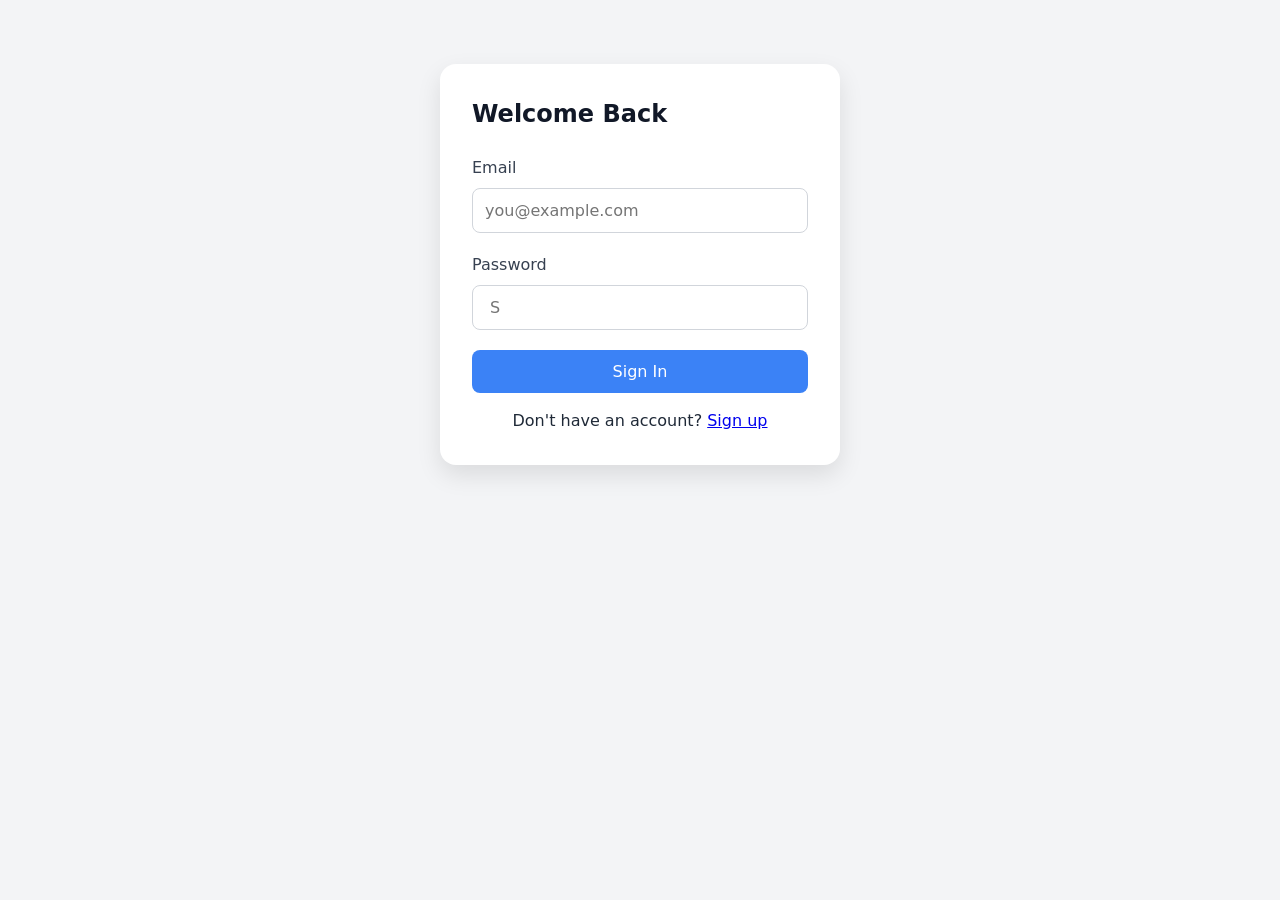
<file: src/main/webapp/index.html>
<!DOCTYPE html>
<html lang="en">
<head>
    <meta charset="UTF-8">
    <meta name="viewport" content="width=device-width, initial-scale=1.0">
    <title>Login - Note App</title>
    <link rel="stylesheet" href="css/style.css">
</head>
<body>
    <div class="auth-card">
        <h2>Welcome Back</h2>
        <form id="loginForm">
            <div class="form-group">
                <label for="email">Email</label>
                <input type="email" id="email" required placeholder="you@example.com">
            </div>
            <div class="form-group">
                <label for="password">Password</label>
                <input type="password" id="password" required placeholder=" S">
            </div>
            <button type="submit" class="btn btn-block">Sign In</button>
        </form>
        <p class="text-center mt-4">
            Don't have an account? <a href="signup.html">Sign up</a>
        </p>
    </div>
    <script src="js/login.js"></script>
</body>
</html>
</file>
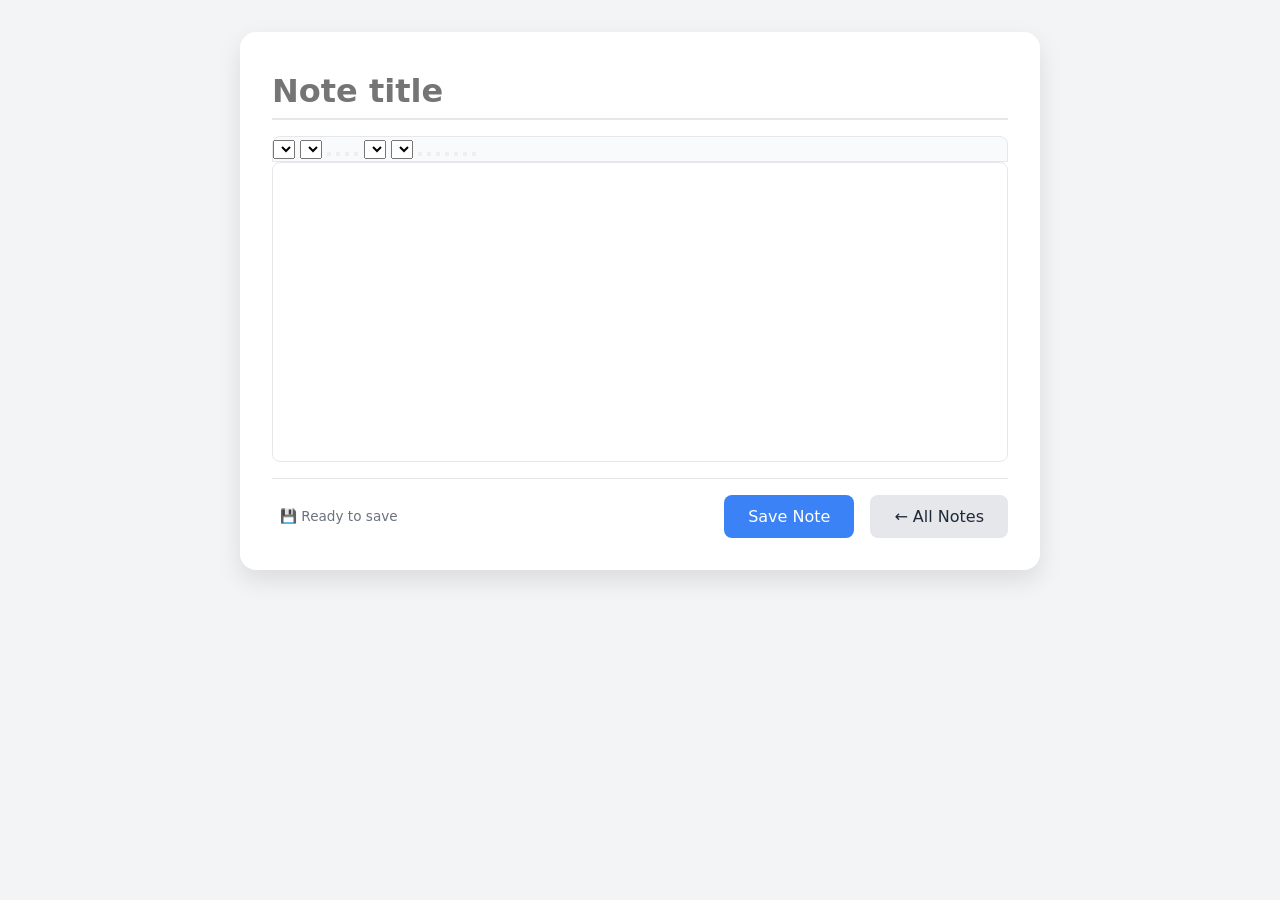
<file: src/main/webapp/editor.html>
<!DOCTYPE html>
<html lang="en">
<head>
    <meta charset="UTF-8">
    <meta name="viewport" content="width=device-width, initial-scale=1.0">
    <title>Edit Note</title>
    <link rel="stylesheet" href="css/style.css">
    <!-- Add Quill editor CSS -->
    <link href="https://cdn.quilljs.com/1.3.6/quill.snow.css" rel="stylesheet">
</head>
<body>
    <div class="editor-container">
        <input type="text" id="noteTitle" class="editor-title" placeholder="Note title">
        
        <!-- Rich text editor toolbar -->
        <div id="toolbar">
            <span class="ql-formats">
                <select class="ql-font"></select>
                <select class="ql-size"></select>
            </span>
            <span class="ql-formats">
                <button class="ql-bold"></button>
                <button class="ql-italic"></button>
                <button class="ql-underline"></button>
                <button class="ql-strike"></button>
            </span>
            <span class="ql-formats">
                <select class="ql-color"></select>
                <select class="ql-background"></select>
            </span>
            <span class="ql-formats">
                <button class="ql-list" value="ordered"></button>
                <button class="ql-list" value="bullet"></button>
                <button class="ql-indent" value="-1"></button>
                <button class="ql-indent" value="+1"></button>
            </span>
            <span class="ql-formats">
                <button class="ql-link"></button>
                <button class="ql-image"></button>
                <button class="ql-code-block"></button>
            </span>
        </div>
        
        <!-- Editor container -->
        <div id="editor" class="rich-editor"></div>
        
        <div class="status-bar">
            <div class="save-status" id="saveStatus">💾 Ready to save</div>
            <div class="tag-container" id="tagContainer"></div>
            <div class="editor-actions">
                <button class="btn btn-primary" id="saveBtn">Save Note</button>
                <button class="btn btn-secondary" id="backBtn">← All Notes</button>
            </div>
        </div>
    </div>
    
    <!-- Add Quill editor JS -->
    <script src="https://cdn.quilljs.com/1.3.6/quill.js"></script>
    <script src="js/editor-rich.js"></script>
</body>
</html>
</file>
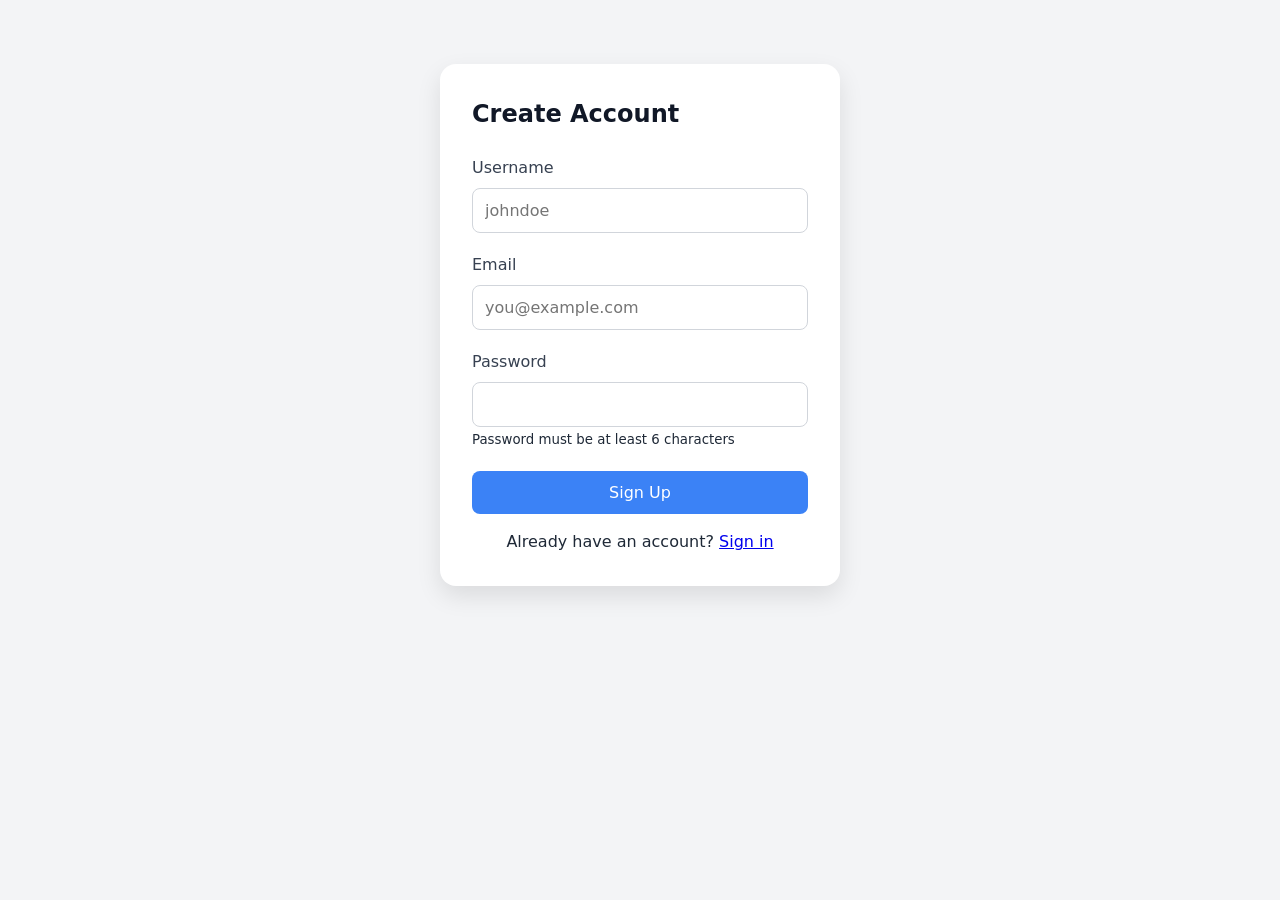
<file: src/main/webapp/signup.html>
<!DOCTYPE html>
<html lang="en">
<head>
    <meta charset="UTF-8">
    <meta name="viewport" content="width=device-width, initial-scale=1.0">
    <title>Sign Up - Note App</title>
    <link rel="stylesheet" href="css/style.css">
</head>
<body>
    <div class="auth-card">
        <h2>Create Account</h2>
        <form id="signupForm">
            <div class="form-group">
                <label for="username">Username</label>
                <input type="text" id="username" name="username" required placeholder="johndoe">
            </div>
            <div class="form-group">
                <label for="email">Email</label>
                <input type="email" id="email" name="email" required placeholder="you@example.com">
            </div>
            <div class="form-group">
                <label for="password">Password</label>
                <input type="password" id="password" name="password" required placeholder=" " minlength="6">
                <small>Password must be at least 6 characters</small>
            </div>
            <button type="submit" class="btn btn-block">Sign Up</button>
        </form>
        <p class="text-center mt-4">
            Already have an account? <a href="index.html">Sign in</a>
        </p>
    </div>
    <script src="js/signup.js"></script>
</body>
</html>
</file>
<file: src/main/webapp/css/style.css>
/* Global Styles */
* {
    margin: 0;
    padding: 0;
    box-sizing: border-box;
    font-family: 'Inter', system-ui, -apple-system, sans-serif;
}

body {
    background: #f3f4f6;
    color: #1f2937;
    line-height: 1.5;
}

.container {
    max-width: 1200px;
    margin: 0 auto;
    padding: 2rem;
}

/* Auth Cards */
.auth-card {
    max-width: 400px;
    margin: 4rem auto;
    background: white;
    border-radius: 1rem;
    padding: 2rem;
    box-shadow: 0 10px 25px rgba(0,0,0,0.1);
}

.auth-card h2 {
    margin-bottom: 1.5rem;
    color: #111827;
}

.form-group {
    margin-bottom: 1.25rem;
}

.form-group label {
    display: block;
    margin-bottom: 0.5rem;
    font-weight: 500;
    color: #374151;
}

.form-group input,
.form-group textarea {
    width: 100%;
    padding: 0.75rem;
    border: 1px solid #d1d5db;
    border-radius: 0.5rem;
    font-size: 1rem;
    transition: border-color 0.15s;
}

.form-group input:focus,
.form-group textarea:focus {
    outline: none;
    border-color: #3b82f6;
    box-shadow: 0 0 0 3px rgba(59,130,246,0.1);
}

.btn {
    display: inline-block;
    padding: 0.75rem 1.5rem;
    background: #3b82f6;
    color: white;
    border: none;
    border-radius: 0.5rem;
    font-size: 1rem;
    font-weight: 500;
    cursor: pointer;
    transition: background 0.15s;
}

.btn:hover {
    background: #2563eb;
}

.btn-block {
    width: 100%;
}

.btn-secondary {
    background: #e5e7eb;
    color: #1f2937;
}

.btn-secondary:hover {
    background: #d1d5db;
}

.text-center {
    text-align: center;
}

.mt-4 {
    margin-top: 1rem;
}

/* Dashboard */
.header {
    display: flex;
    justify-content: space-between;
    align-items: center;
    margin-bottom: 2rem;
}

.note-grid {
    display: grid;
    grid-template-columns: repeat(auto-fill, minmax(280px, 1fr));
    gap: 1.5rem;
}

.note-card {
    background: white;
    border-radius: 0.75rem;
    padding: 1.5rem;
    box-shadow: 0 4px 6px rgba(0,0,0,0.05);
    transition: transform 0.2s, box-shadow 0.2s;
    cursor: pointer;
    border: 1px solid #e5e7eb;
}

.note-card:hover {
    transform: translateY(-4px);
    box-shadow: 0 12px 20px rgba(0,0,0,0.1);
    border-color: #b9d4fe;
}

.note-title {
    font-size: 1.25rem;
    font-weight: 600;
    margin-bottom: 0.5rem;
    color: #111827;
}

.note-preview {
    color: #4b5563;
    margin-bottom: 1rem;
    font-size: 0.9rem;
    line-height: 1.4;
}

.note-meta {
    display: flex;
    justify-content: space-between;
    align-items: center;
    font-size: 0.8rem;
    color: #6b7280;
}

.delete-btn {
    background: none;
    border: none;
    color: #9ca3af;
    font-size: 1.2rem;
    cursor: pointer;
    transition: color 0.15s;
}

.delete-btn:hover {
    color: #ef4444;
}

/* Editor */
.editor-container {
    max-width: 800px;
    margin: 2rem auto;
    background: white;
    border-radius: 1rem;
    padding: 2rem;
    box-shadow: 0 10px 25px rgba(0,0,0,0.1);
}

.editor-title {
    width: 100%;
    font-size: 2rem;
    border: none;
    outline: none;
    font-weight: 600;
    margin-bottom: 1rem;
    padding: 0.5rem 0;
    border-bottom: 2px solid #e5e7eb;
}

.editor-content {
    width: 100%;
    min-height: 400px;
    border: none;
    outline: none;
    resize: vertical;
    font-size: 1rem;
    line-height: 1.6;
    color: #374151;
}

.status-bar {
    display: flex;
    justify-content: space-between;
    align-items: center;
    margin-top: 1rem;
    padding-top: 1rem;
    border-top: 1px solid #e5e7eb;
    color: #6b7280;
    font-size: 0.85rem;
}

.save-status {
    display: flex;
    align-items: center;
    gap: 0.5rem;
}

.spinner {
    width: 20px;
    height: 20px;
    border: 3px solid #e5e7eb;
    border-top-color: #3b82f6;
    border-radius: 50%;
    animation: spin 1s linear infinite;
}

@keyframes spin {
    to { transform: rotate(360deg); }
}

/* Modal */
.modal {
    display: none;
    position: fixed;
    top: 0;
    left: 0;
    width: 100%;
    height: 100%;
    background: rgba(0,0,0,0.5);
    justify-content: center;
    align-items: center;
}

.modal.active {
    display: flex;
}

.modal-content {
    background: white;
    border-radius: 1rem;
    padding: 2rem;
    max-width: 400px;
    width: 90%;
}

.modal-actions {
    display: flex;
    gap: 1rem;
    margin-top: 1.5rem;
}

/* Toast */
.toast {
    position: fixed;
    bottom: 1rem;
    right: 1rem;
    background: #111827;
    color: white;
    padding: 0.75rem 1.5rem;
    border-radius: 0.5rem;
    box-shadow: 0 10px 15px rgba(0,0,0,0.2);
    animation: slideIn 0.3s ease;
}

@keyframes slideIn {
    from { transform: translateX(100%); opacity: 0; }
    to { transform: translateX(0); opacity: 1; }
}

.toast.success { background: #10b981; }
.toast.error { background: #ef4444; }
/* Editor actions */
.editor-actions {
    display: flex;
    gap: 1rem;
}

.btn-primary {
    background: #3b82f6;
    color: white;
}

.btn-primary:hover {
    background: #2563eb;
}

.btn-primary:disabled {
    background: #93c5fd;
    cursor: not-allowed;
}

/* Save status styles */
.save-status {
    display: flex;
    align-items: center;
    gap: 0.5rem;
    padding: 0.5rem;
    border-radius: 0.5rem;
}

.save-status.success {
    color: #10b981;
}

.save-status.error {
    color: #ef4444;
}

.save-status.saving {
    color: #6b7280;
}

.spinner {
    width: 20px;
    height: 20px;
    border: 3px solid #e5e7eb;
    border-top-color: #3b82f6;
    border-radius: 50%;
    animation: spin 1s linear infinite;
}

@keyframes spin {
    to { transform: rotate(360deg); }
}
/* Search Bar */
.search-bar {
    display: flex;
    gap: 1rem;
    margin-bottom: 1.5rem;
}

.search-input {
    flex: 1;
    padding: 0.75rem 1rem;
    border: 1px solid #e5e7eb;
    border-radius: 0.5rem;
    font-size: 1rem;
    transition: all 0.2s;
}

.search-input:focus {
    outline: none;
    border-color: #3b82f6;
    box-shadow: 0 0 0 3px rgba(59,130,246,0.1);
}

.sort-select {
    padding: 0.75rem 1rem;
    border: 1px solid #e5e7eb;
    border-radius: 0.5rem;
    background: white;
    cursor: pointer;
}

/* Tags Filter */
.tags-filter {
    display: flex;
    flex-wrap: wrap;
    gap: 0.5rem;
    margin-bottom: 1.5rem;
    padding: 0.5rem 0;
}

.tags-filter span {
    color: #6b7280;
    font-size: 0.9rem;
    line-height: 2rem;
}

.tag-btn {
    padding: 0.25rem 0.75rem;
    background: #f3f4f6;
    border: 1px solid #e5e7eb;
    border-radius: 2rem;
    font-size: 0.9rem;
    cursor: pointer;
    transition: all 0.2s;
}

.tag-btn:hover {
    background: #e5e7eb;
}

.tag-btn.active {
    background: #3b82f6;
    color: white;
    border-color: #3b82f6;
}

.tag-btn.clear {
    background: #ef4444;
    color: white;
    border-color: #ef4444;
}

/* Note Tags */
.note-tags {
    display: flex;
    flex-wrap: wrap;
    gap: 0.5rem;
    margin-top: 0.5rem;
}

.note-tag {
    padding: 0.2rem 0.5rem;
    background: #f3f4f6;
    border-radius: 1rem;
    font-size: 0.75rem;
    color: #4b5563;
}

/* Rich Text Editor */
.rich-editor {
    min-height: 300px;
    margin-bottom: 1rem;
    border: 1px solid #e5e7eb;
    border-radius: 0.5rem;
}

#toolbar {
    border: 1px solid #e5e7eb;
    border-radius: 0.5rem 0.5rem 0 0;
    background: #f9fafb;
}

.ql-container {
    border-radius: 0 0 0.5rem 0.5rem;
    border: 1px solid #e5e7eb;
    border-top: none;
    min-height: 300px;
    font-size: 1rem;
}

/* Enhanced Dashboard */
.header-actions {
    display: flex;
    gap: 1rem;
}

.btn-danger {
    background: #ef4444;
    color: white;
}

.btn-danger:hover {
    background: #dc2626;
}

/* Toast Notifications */
.toast {
    position: fixed;
    bottom: 2rem;
    right: 2rem;
    padding: 1rem 1.5rem;
    border-radius: 0.5rem;
    color: white;
    font-weight: 500;
    animation: slideIn 0.3s ease;
    z-index: 1000;
}

.toast.success {
    background: #10b981;
}

.toast.error {
    background: #ef4444;
}

@keyframes slideIn {
    from {
        transform: translateX(100%);
        opacity: 0;
    }
    to {
        transform: translateX(0);
        opacity: 1;
    }
}

/* Empty State */
.empty-state {
    text-align: center;
    padding: 4rem;
    color: #9ca3af;
    font-size: 1.1rem;
    border: 2px dashed #e5e7eb;
    border-radius: 1rem;
    background: #f9fafb;
}

/* Modal */
.modal {
    display: none;
    position: fixed;
    top: 0;
    left: 0;
    width: 100%;
    height: 100%;
    background: rgba(0,0,0,0.5);
    justify-content: center;
    align-items: center;
    z-index: 1000;
}

.modal.active {
    display: flex;
}

.modal-content {
    background: white;
    border-radius: 1rem;
    padding: 2rem;
    max-width: 400px;
    width: 90%;
    box-shadow: 0 20px 25px -5px rgba(0,0,0,0.1);
}

.modal-actions {
    display: flex;
    gap: 1rem;
    margin-top: 2rem;
}

/* Responsive Design */
@media (max-width: 768px) {
    .search-bar {
        flex-direction: column;
    }
    
    .header {
        flex-direction: column;
        gap: 1rem;
        text-align: center;
    }
    
    .header-actions {
        width: 100%;
        justify-content: center;
    }
    
    .note-grid {
        grid-template-columns: 1fr;
    }
}
</file>
